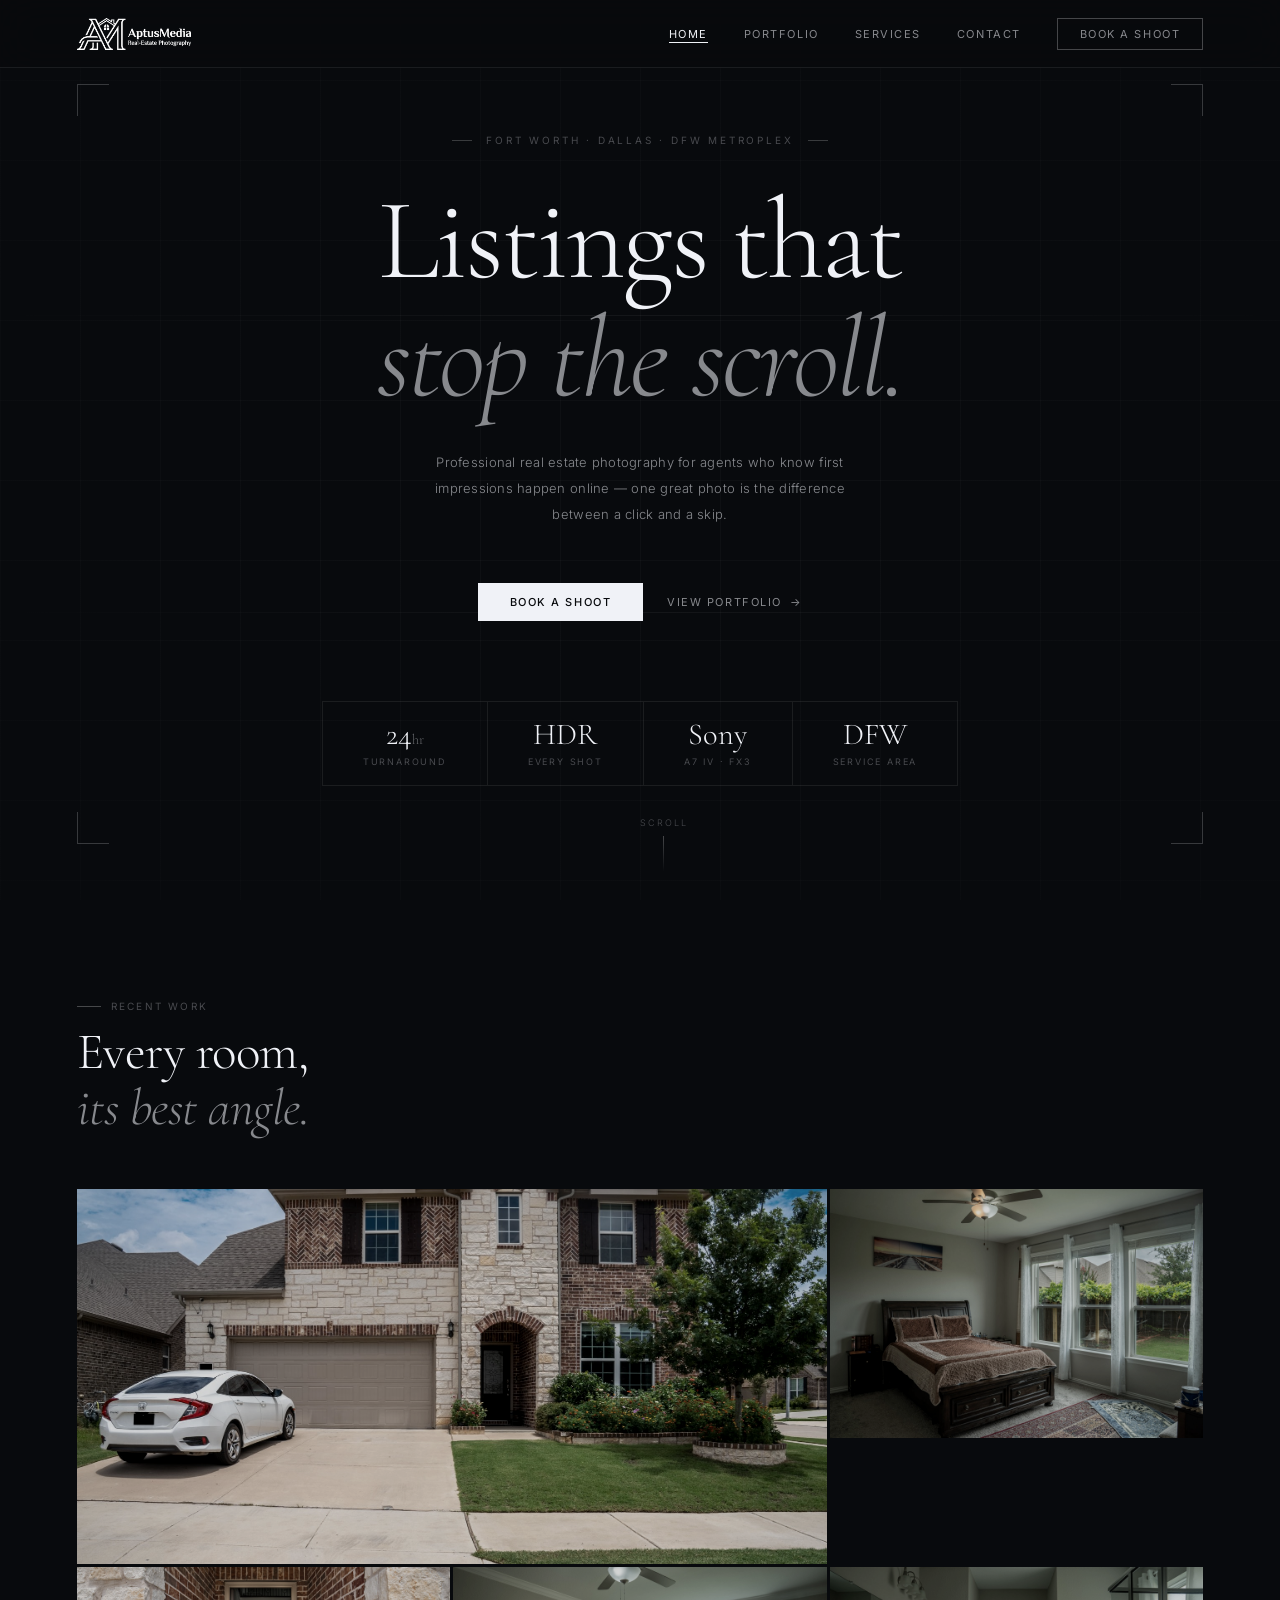
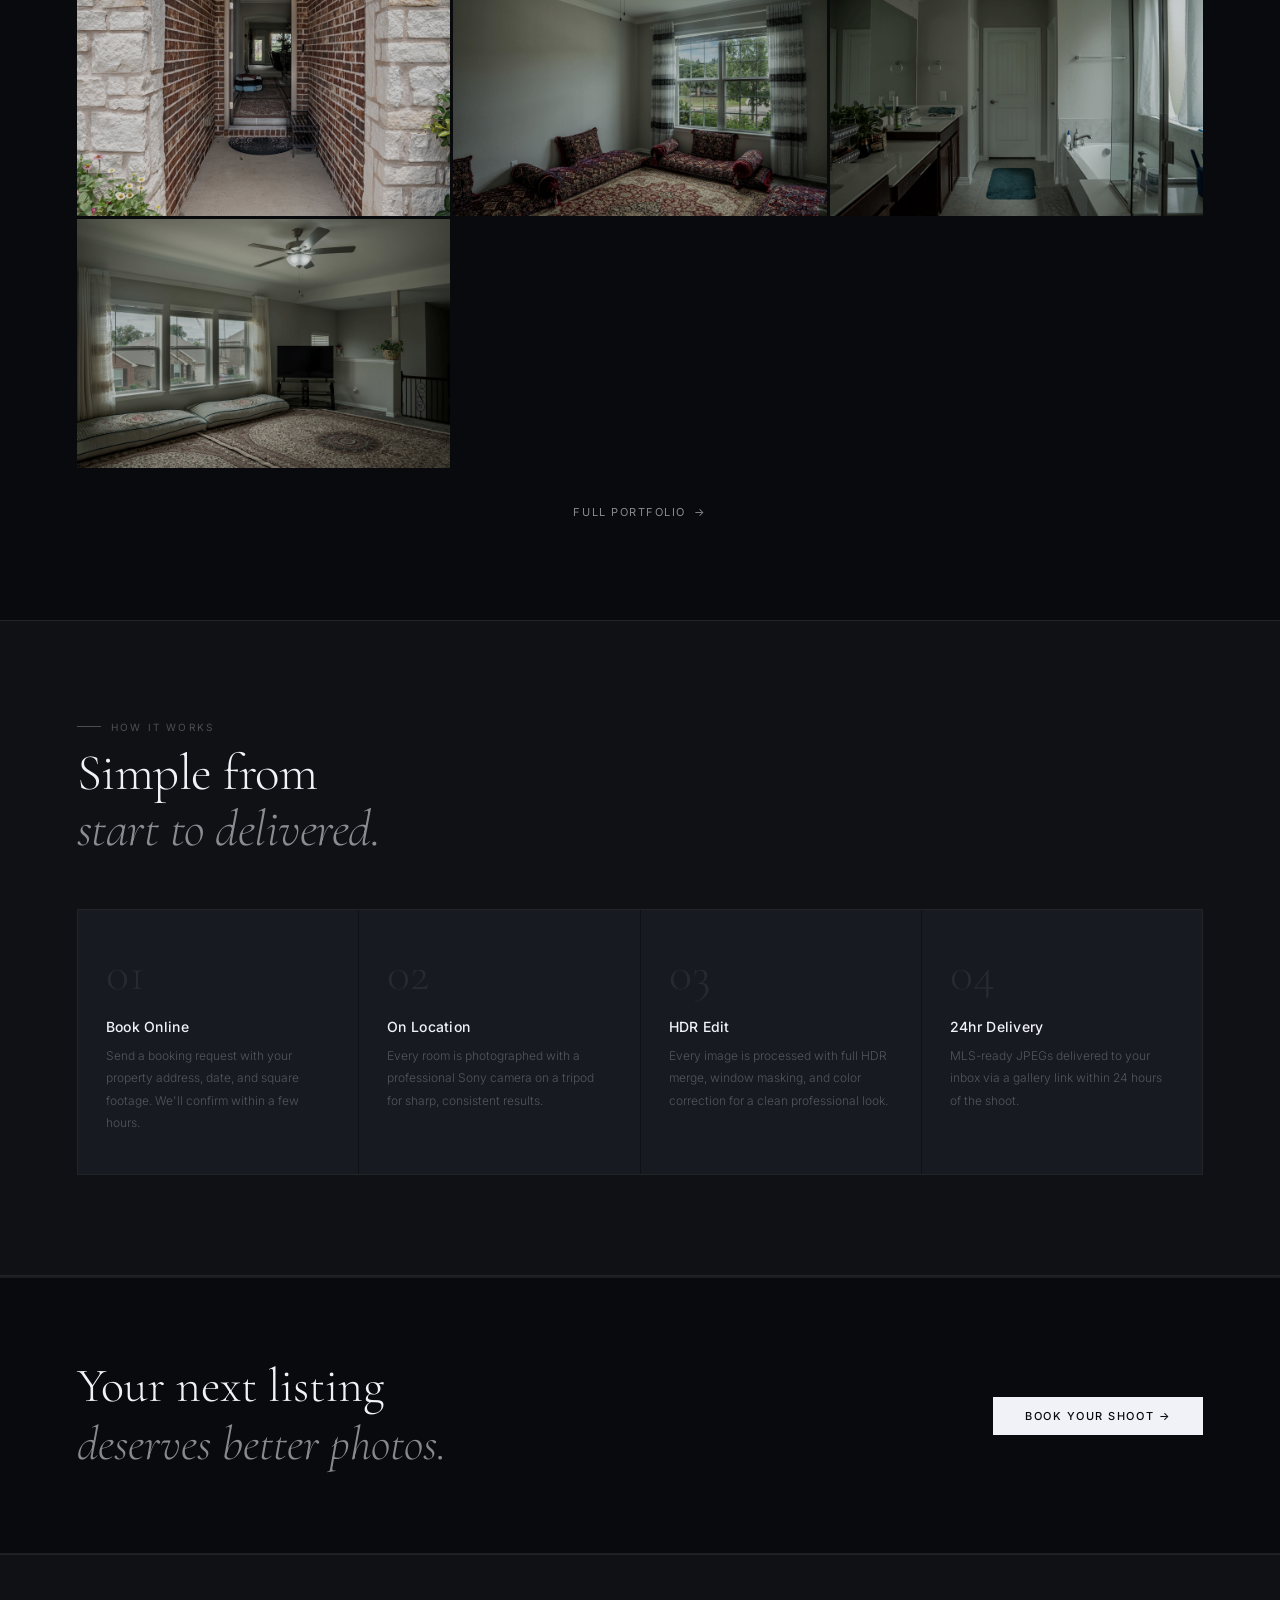
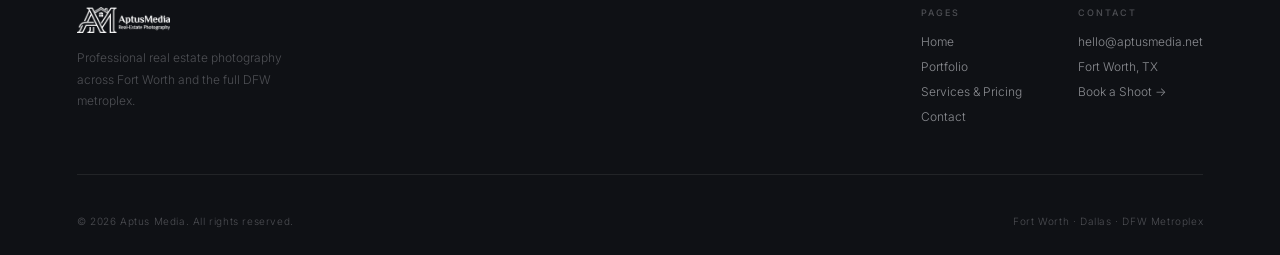
<file: index.html>
<!DOCTYPE html>
<html lang="en">
<head>
<meta charset="UTF-8"/>
<meta name="viewport" content="width=device-width, initial-scale=1.0"/>
<meta name="description" content="Aptus Media — Professional real estate photography in Fort Worth & the DFW area. HDR photos delivered in 24 hours."/>
<title>Aptus Media | Real-Estate Photography · Fort Worth, TX</title>
<link rel="stylesheet" href="css/style.css"/>
<link rel="icon" href="images/logo.png"/>
</head>
<body>
<div id="nav-ph"></div>

<!-- HERO -->
<section class="hero">
  <div class="hero-bg"></div>
  <div class="hero-vignette"></div>
  <div class="h-line" style="top:35%"></div>
  <div class="h-line" style="top:68%"></div>
  <div class="corner c-tl"></div>
  <div class="corner c-tr"></div>
  <div class="corner c-bl"></div>
  <div class="corner c-br"></div>

  <div class="hero-eyebrow">
    <div class="eyebrow-dash"></div>
    Fort Worth · Dallas · DFW Metroplex
    <div class="eyebrow-dash"></div>
  </div>

  <h1 class="hero-headline">Listings that<br/><em>stop the scroll.</em></h1>

  <p class="hero-sub">
    Professional real estate photography for agents who know first impressions happen online — one great photo is the difference between a click and a skip.
  </p>

  <div class="hero-actions">
    <a href="pages/contact.html" class="btn-primary">Book a Shoot</a>
    <a href="#work" class="btn-ghost">View Portfolio <span class="arr">→</span></a>
  </div>

  <div class="hero-stats">
    <div class="stat">
      <div class="stat-num">24<span style="font-size:.9rem;opacity:.4">hr</span></div>
      <div class="stat-label">Turnaround</div>
    </div>
    <div class="stat">
      <div class="stat-num">HDR</div>
      <div class="stat-label">Every Shot</div>
    </div>
    <div class="stat">
      <div class="stat-num">Sony</div>
      <div class="stat-label">A7 IV · FX3</div>
    </div>
    <div class="stat">
      <div class="stat-num">DFW</div>
      <div class="stat-label">Service Area</div>
    </div>
  </div>

  <div class="scroll-hint">
    <span>Scroll</span>
    <div class="scroll-line"></div>
  </div>
</section>

<!-- WORK -->
<section class="section" id="work">
  <div class="section-eye fade-up"><div class="eye-line"></div><span class="eye-label">Recent Work</span></div>
  <h2 class="section-title fade-up delay-1">Every room,<br/><em>its best angle.</em></h2>
  <div class="photo-grid">
    <div class="photo-item wide">
      <img src="images/work-1.jpg" alt="Exterior front elevation"/>
      <div class="photo-overlay"><span class="photo-label">Exterior</span></div>
    </div>
    <div class="photo-item">
      <img src="images/work-2.jpg" alt="Master bedroom"/>
      <div class="photo-overlay"><span class="photo-label">Master Suite</span></div>
    </div>
    <div class="photo-item">
      <img src="images/hero-3.jpg" alt="Front entrance"/>
      <div class="photo-overlay"><span class="photo-label">Entry</span></div>
    </div>
    <div class="photo-item">
      <img src="images/work-3.jpg" alt="Sitting room"/>
      <div class="photo-overlay"><span class="photo-label">Sitting Room</span></div>
    </div>
    <div class="photo-item">
      <img src="images/work-4.jpg" alt="Bathroom"/>
      <div class="photo-overlay"><span class="photo-label">En-Suite Bath</span></div>
    </div>
    <div class="photo-item">
      <img src="images/work-5.jpg" alt="Lounge"/>
      <div class="photo-overlay"><span class="photo-label">Lounge</span></div>
    </div>
  </div>
  <div style="text-align:center;margin-top:32px;">
    <a href="pages/portfolio.html" class="btn-ghost fade-up">Full Portfolio <span class="arr">→</span></a>
  </div>
</section>

<!-- PROCESS -->
<section class="process-wrap">
  <div class="section-eye fade-up"><div class="eye-line"></div><span class="eye-label">How It Works</span></div>
  <h2 class="section-title fade-up delay-1">Simple from<br/><em>start to delivered.</em></h2>
  <div class="process-grid">
    <div class="process-card">
      <div class="process-num">01</div>
      <div class="process-title">Book Online</div>
      <p class="process-desc">Send a booking request with your property address, date, and square footage. We'll confirm within a few hours.</p>
    </div>
    <div class="process-card">
      <div class="process-num">02</div>
      <div class="process-title">On Location</div>
      <p class="process-desc">Every room is photographed with a professional Sony camera on a tripod for sharp, consistent results.</p>
    </div>
    <div class="process-card">
      <div class="process-num">03</div>
      <div class="process-title">HDR Edit</div>
      <p class="process-desc">Every image is processed with full HDR merge, window masking, and color correction for a clean professional look.</p>
    </div>
    <div class="process-card">
      <div class="process-num">04</div>
      <div class="process-title">24hr Delivery</div>
      <p class="process-desc">MLS-ready JPEGs delivered to your inbox via a gallery link within 24 hours of the shoot.</p>
    </div>
  </div>
</section>

<!-- CTA -->
<div class="divider"></div>
<section class="cta-wrap">
  <h2 class="cta-text fade-up">Your next listing<br/><em>deserves better photos.</em></h2>
  <a href="pages/contact.html" class="btn-primary fade-up delay-1">Book Your Shoot →</a>
</section>
<div class="divider"></div>

<div id="footer-ph"></div>
<script src="js/main.js"></script>
<script>renderNav('home','.');renderFooter('.');initAnimations();</script>
</body>
</html>
</file>
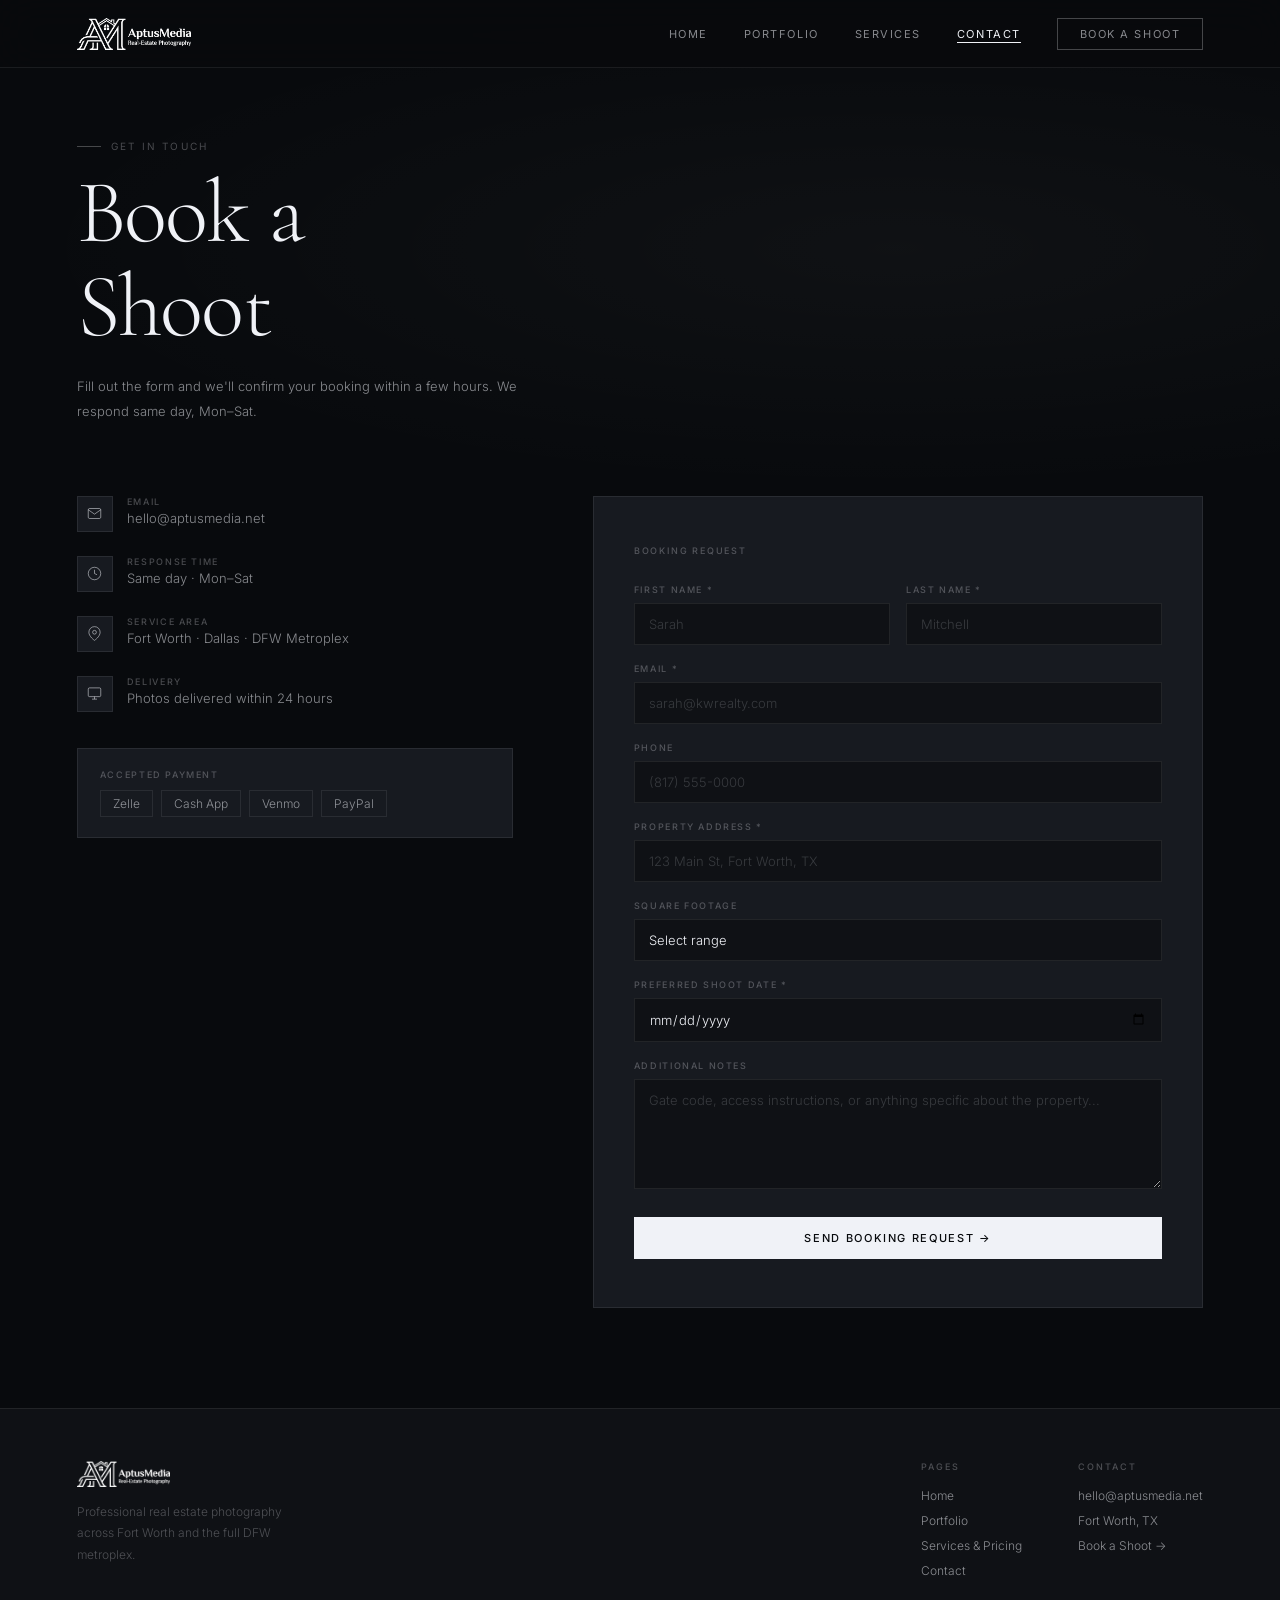
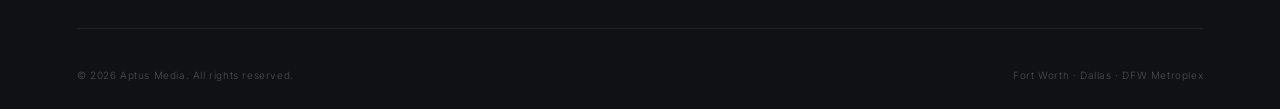
<file: pages/contact.html>
<!DOCTYPE html>
<html lang="en">
<head>
<meta charset="UTF-8"/>
<meta name="viewport" content="width=device-width, initial-scale=1.0"/>
<meta name="description" content="Book a real estate photography shoot with Aptus Media — Fort Worth & DFW."/>
<title>Book a Shoot | Aptus Media</title>
<link rel="stylesheet" href="../css/style.css"/>
<link rel="icon" href="../images/logo.png"/>
</head>
<body>
<div id="nav-ph"></div>

<section class="page-hero">
  <div class="page-hero-bg"></div>
  <div class="page-eyebrow"><div class="page-eyebrow-line"></div><span>Get In Touch</span></div>
  <h1 class="page-title">Book a<br/>Shoot</h1>
  <p class="page-sub">Fill out the form and we'll confirm your booking within a few hours. We respond same day, Mon–Sat.</p>
</section>

<section class="contact-layout">
  <div>
    <div class="contact-detail fade-up">
      <div class="contact-icon">
        <svg viewBox="0 0 24 24" fill="none" stroke="currentColor" stroke-width="1.5"><path d="M4 4h16c1.1 0 2 .9 2 2v12c0 1.1-.9 2-2 2H4c-1.1 0-2-.9-2-2V6c0-1.1.9-2 2-2z"/><polyline points="22,6 12,13 2,6"/></svg>
      </div>
      <div>
        <div class="contact-label">Email</div>
        <div class="contact-value"><a href="mailto:hello@aptusmedia.net" style="color:var(--dim)">hello@aptusmedia.net</a></div>
      </div>
    </div>
    <div class="contact-detail fade-up">
      <div class="contact-icon">
        <svg viewBox="0 0 24 24" fill="none" stroke="currentColor" stroke-width="1.5"><circle cx="12" cy="12" r="10"/><polyline points="12 6 12 12 16 14"/></svg>
      </div>
      <div>
        <div class="contact-label">Response Time</div>
        <div class="contact-value">Same day · Mon–Sat</div>
      </div>
    </div>
    <div class="contact-detail fade-up">
      <div class="contact-icon">
        <svg viewBox="0 0 24 24" fill="none" stroke="currentColor" stroke-width="1.5"><path d="M21 10c0 7-9 13-9 13s-9-6-9-13a9 9 0 0 1 18 0z"/><circle cx="12" cy="10" r="3"/></svg>
      </div>
      <div>
        <div class="contact-label">Service Area</div>
        <div class="contact-value">Fort Worth · Dallas · DFW Metroplex</div>
      </div>
    </div>
    <div class="contact-detail fade-up">
      <div class="contact-icon">
        <svg viewBox="0 0 24 24" fill="none" stroke="currentColor" stroke-width="1.5"><rect x="2" y="3" width="20" height="14" rx="2"/><path d="M8 21h8M12 17v4"/></svg>
      </div>
      <div>
        <div class="contact-label">Delivery</div>
        <div class="contact-value">Photos delivered within 24 hours</div>
      </div>
    </div>

    <div style="margin-top:36px;padding:20px 22px;background:var(--dark2);border:1px solid var(--border);">
      <div style="font-size:9px;font-weight:500;letter-spacing:.18em;text-transform:uppercase;color:var(--muted);margin-bottom:10px;">Accepted Payment</div>
      <div style="display:flex;gap:8px;flex-wrap:wrap;">
        <span style="font-size:12px;padding:5px 12px;border:1px solid var(--border);color:var(--dim);">Zelle</span>
        <span style="font-size:12px;padding:5px 12px;border:1px solid var(--border);color:var(--dim);">Cash App</span>
        <span style="font-size:12px;padding:5px 12px;border:1px solid var(--border);color:var(--dim);">Venmo</span>
        <span style="font-size:12px;padding:5px 12px;border:1px solid var(--border);color:var(--dim);">PayPal</span>
      </div>
    </div>
  </div>

  <div class="contact-form fade-up delay-1" id="form-wrap">
    <div style="font-size:9px;font-weight:500;letter-spacing:.2em;text-transform:uppercase;color:var(--muted);margin-bottom:28px;">Booking Request</div>
    <form id="bform" onsubmit="submitForm(event)">
      <div class="form-row">
        <div class="form-group">
          <label class="form-label" for="fn">First Name *</label>
          <input class="form-input" id="fn" type="text" placeholder="Sarah" required/>
        </div>
        <div class="form-group">
          <label class="form-label" for="ln">Last Name *</label>
          <input class="form-input" id="ln" type="text" placeholder="Mitchell" required/>
        </div>
      </div>
      <div class="form-group">
        <label class="form-label" for="em">Email *</label>
        <input class="form-input" id="em" type="email" placeholder="sarah@kwrealty.com" required/>
      </div>
      <div class="form-group">
        <label class="form-label" for="ph">Phone</label>
        <input class="form-input" id="ph" type="tel" placeholder="(817) 555-0000"/>
      </div>
      <div class="form-group">
        <label class="form-label" for="addr">Property Address *</label>
        <input class="form-input" id="addr" type="text" placeholder="123 Main St, Fort Worth, TX" required/>
      </div>
      <div class="form-group">
        <label class="form-label" for="sqft">Square Footage</label>
        <select class="form-select" id="sqft">
          <option value="">Select range</option>
          <option>Under 1,000 sq ft</option>
          <option>1,000–2,000 sq ft</option>
          <option>2,000–3,500 sq ft</option>
          <option>3,500–5,000 sq ft</option>
          <option>5,000+ sq ft</option>
        </select>
      </div>
      <div class="form-group">
        <label class="form-label" for="dt">Preferred Shoot Date *</label>
        <input class="form-input" id="dt" type="date" required/>
      </div>
      <div class="form-group">
        <label class="form-label" for="notes">Additional Notes</label>
        <textarea class="form-textarea" id="notes" placeholder="Gate code, access instructions, or anything specific about the property..."></textarea>
      </div>
      <button type="submit" class="form-submit">Send Booking Request →</button>
    </form>
    <div class="form-success" id="fsuccess">
      <div style="width:52px;height:52px;border-radius:50%;background:rgba(255,255,255,.07);border:1px solid rgba(255,255,255,.15);display:flex;align-items:center;justify-content:center;margin:0 auto 20px;">
        <svg width="22" height="22" viewBox="0 0 24 24" fill="none" stroke="var(--white)" stroke-width="2" stroke-linecap="round"><polyline points="20 6 9 17 4 12"/></svg>
      </div>
      <h3 style="font-family:'Cormorant Garamond',serif;font-size:1.6rem;font-weight:300;margin-bottom:12px;">Request Received</h3>
      <p style="font-size:12px;color:var(--muted);line-height:1.8;">We'll confirm your booking within a few hours. Check your email for a summary.</p>
    </div>
  </div>
</section>

<div id="footer-ph"></div>
<script src="../js/main.js"></script>
<script>
renderNav('contact');renderFooter('..');initAnimations();
const di=document.getElementById('dt');if(di)di.min=new Date().toISOString().split('T')[0];
function submitForm(e){
  e.preventDefault();
  document.getElementById('bform').style.display='none';
  document.getElementById('fsuccess').classList.add('show');
}
</script>
</body>
</html>
</file>
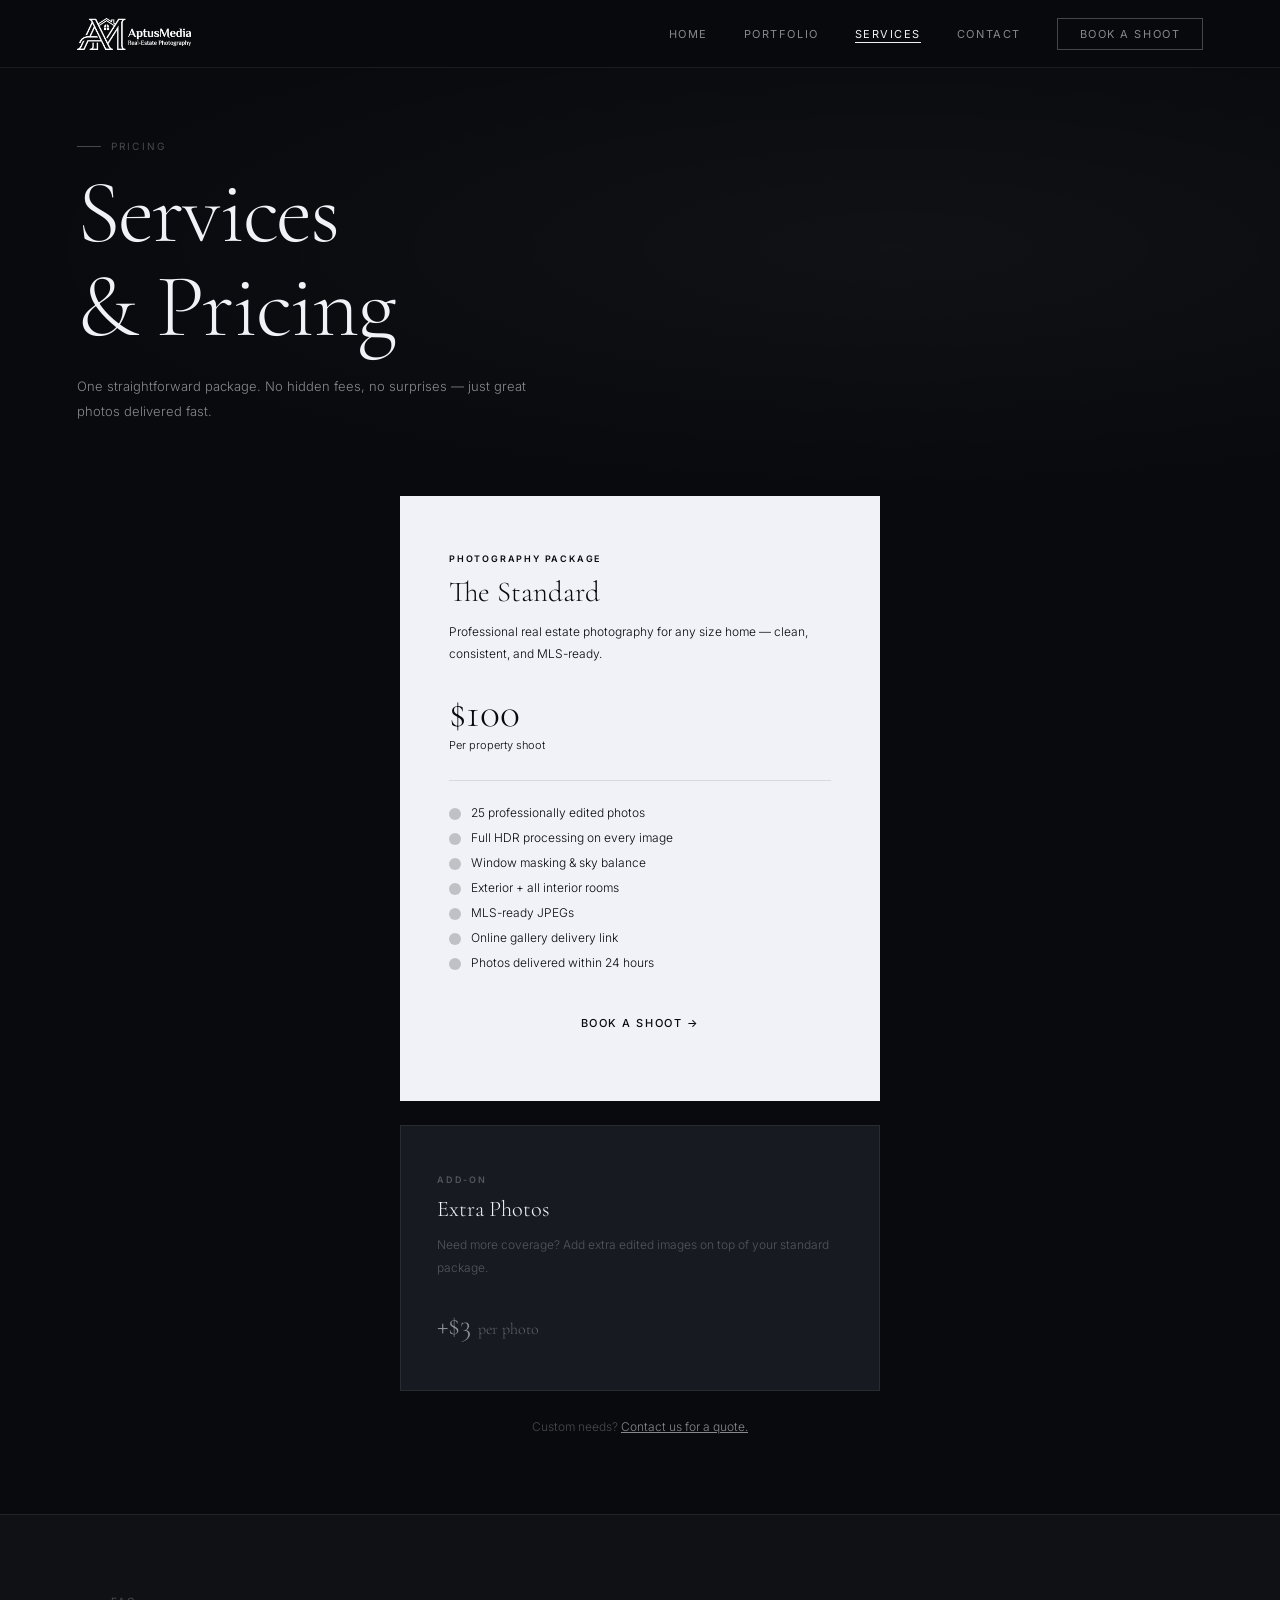
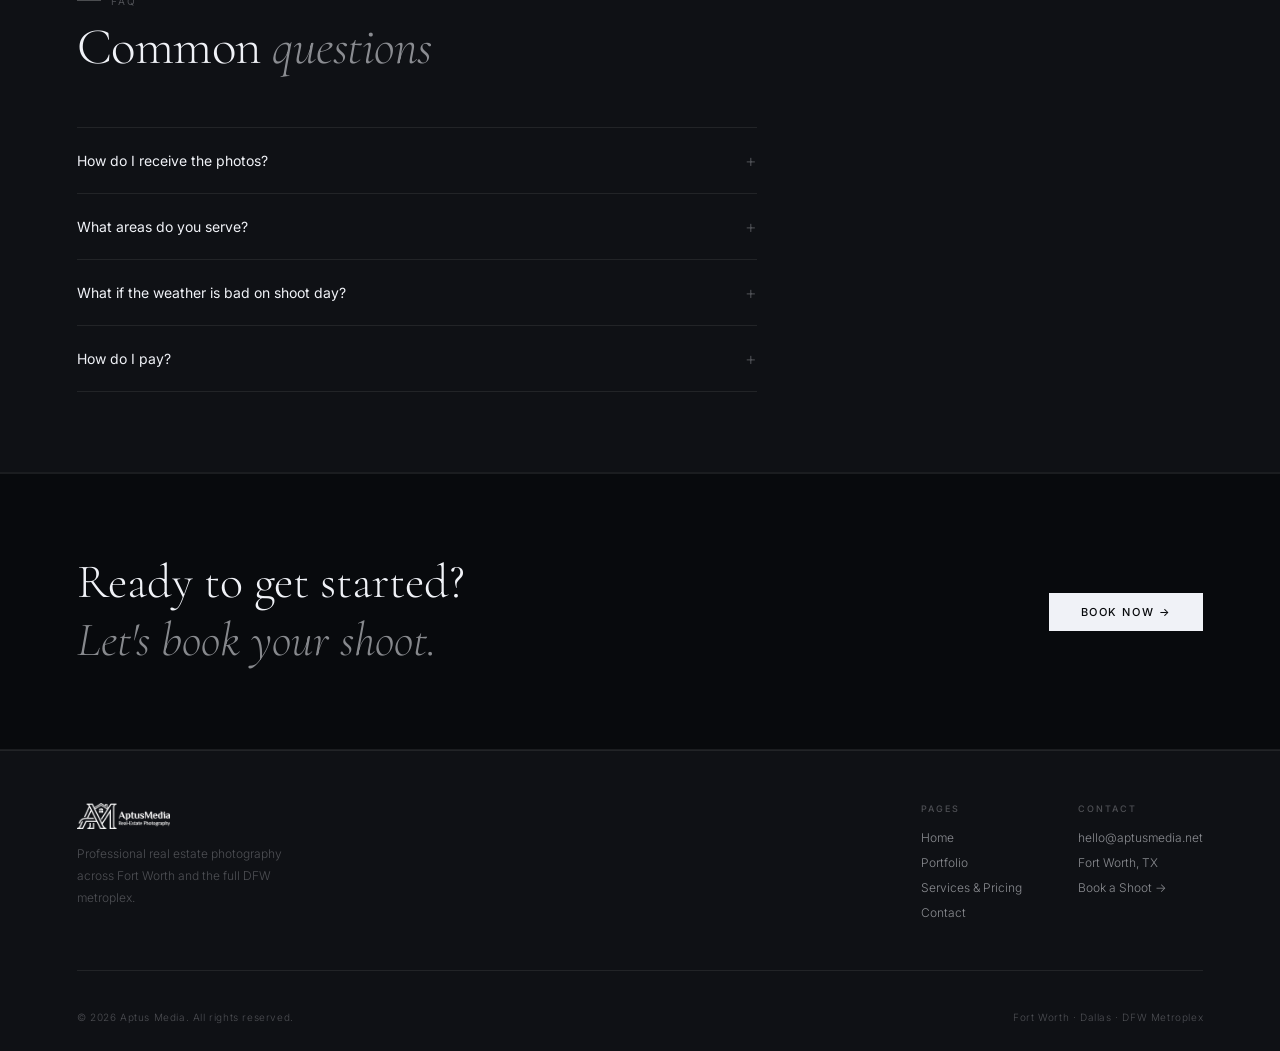
<file: pages/services.html>
<!DOCTYPE html>
<html lang="en">
<head>
<meta charset="UTF-8"/>
<meta name="viewport" content="width=device-width, initial-scale=1.0"/>
<meta name="description" content="Aptus Media pricing — Real estate photography for Fort Worth & DFW agents."/>
<title>Services & Pricing | Aptus Media</title>
<link rel="stylesheet" href="../css/style.css"/>
<link rel="icon" href="../images/logo.png"/>
</head>
<body>
<div id="nav-ph"></div>

<section class="page-hero">
  <div class="page-hero-bg"></div>
  <div class="page-eyebrow"><div class="page-eyebrow-line"></div><span>Pricing</span></div>
  <h1 class="page-title">Services<br/>&amp; Pricing</h1>
  <p class="page-sub">One straightforward package. No hidden fees, no surprises — just great photos delivered fast.</p>
</section>

<section style="padding:0 6vw 80px;">
  <div style="max-width:480px;margin:0 auto;">
    <div class="service-card featured fade-up" style="padding:56px 48px;">
      <div class="service-badge">Photography Package</div>
      <div class="service-name">The Standard</div>
      <p class="service-desc">Professional real estate photography for any size home — clean, consistent, and MLS-ready.</p>
      <div class="service-price">$100</div>
      <div class="service-price-note">Per property shoot</div>
      <ul class="service-includes">
        <li>25 professionally edited photos</li>
        <li>Full HDR processing on every image</li>
        <li>Window masking & sky balance</li>
        <li>Exterior + all interior rooms</li>
        <li>MLS-ready JPEGs</li>
        <li>Online gallery delivery link</li>
        <li>Photos delivered within 24 hours</li>
      </ul>
      <div style="margin-top:32px;">
        <a href="contact.html" class="btn-primary" style="display:block;text-align:center;padding:14px;">Book a Shoot →</a>
      </div>
    </div>
  </div>

  <div style="max-width:480px;margin:24px auto 0;">
    <div class="service-card fade-up">
      <div class="service-badge">Add-On</div>
      <div class="service-name" style="font-size:1.4rem;">Extra Photos</div>
      <p class="service-desc">Need more coverage? Add extra edited images on top of your standard package.</p>
      <div style="font-family:'Cormorant Garamond',serif;font-size:1.8rem;font-weight:300;color:var(--dim);">+$3 <span style="font-size:1rem;opacity:.6">per photo</span></div>
    </div>
  </div>

  <p style="text-align:center;font-size:12px;color:var(--muted);padding:28px 0 0;">
    Custom needs? <a href="contact.html" style="color:var(--dim);text-decoration:underline;">Contact us for a quote.</a>
  </p>
</section>

<!-- FAQ -->
<section style="padding:80px 6vw;background:var(--dark);border-top:1px solid var(--border);">
  <div class="section-eye fade-up"><div class="eye-line"></div><span class="eye-label">FAQ</span></div>
  <h2 class="section-title fade-up delay-1">Common <em>questions</em></h2>
  <div style="max-width:680px;">
    <div class="faq-item">
      <div class="faq-q" onclick="faq(this)"><span class="faq-q-text">How do I receive the photos?</span><span class="faq-icon">+</span></div>
      <div class="faq-a">Via an online gallery link. You can download individual images or the full set as a ZIP. Files come MLS-ready at high resolution.</div>
    </div>
    <div class="faq-item">
      <div class="faq-q" onclick="faq(this)"><span class="faq-q-text">What areas do you serve?</span><span class="faq-icon">+</span></div>
      <div class="faq-a">Fort Worth, Dallas, and the full DFW metroplex — including Arlington, Keller, Southlake, Mansfield, Grapevine, and surrounding cities.</div>
    </div>
    <div class="faq-item">
      <div class="faq-q" onclick="faq(this)"><span class="faq-q-text">What if the weather is bad on shoot day?</span><span class="faq-icon">+</span></div>
      <div class="faq-a">We monitor the weather before every shoot. For bad conditions, we'll reschedule at no charge.</div>
    </div>
    <div class="faq-item">
      <div class="faq-q" onclick="faq(this)"><span class="faq-q-text">How do I pay?</span><span class="faq-icon">+</span></div>
      <div class="faq-a">We accept Zelle, Cash App, Venmo, or PayPal. Payment is due once the photos are sent.</div>
    </div>
  </div>
</section>

<div class="divider"></div>
<section class="cta-wrap">
  <h2 class="cta-text fade-up">Ready to get started?<br/><em>Let's book your shoot.</em></h2>
  <a href="contact.html" class="btn-primary fade-up delay-1">Book Now →</a>
</section>
<div class="divider"></div>

<div id="footer-ph"></div>
<script src="../js/main.js"></script>
<script>
renderNav('services');renderFooter('..');initAnimations();
function faq(el){const a=el.nextElementSibling,i=el.querySelector('.faq-icon');const o=a.style.display==='block';a.style.display=o?'none':'block';i.style.transform=o?'rotate(0)':'rotate(45deg)';}
</script>
</body>
</html>
</file>
<file: css/style.css>
@import url('https://fonts.googleapis.com/css2?family=Cormorant+Garamond:ital,wght@0,300;0,400;1,300;1,400&family=Inter:wght@300;400;500&display=swap');

*,*::before,*::after{box-sizing:border-box;margin:0;padding:0}
:root{
  --black:#080a0d;
  --dark:#0f1115;
  --dark2:#171a20;
  --border:rgba(255,255,255,0.08);
  --white:#f0f2f7;
  --dim:rgba(240,242,247,0.55);
  --muted:rgba(240,242,247,0.28);
  --font-display:'Cormorant Garamond',Georgia,serif;
  --font-body:'Inter',system-ui,sans-serif;
}
html{scroll-behavior:smooth}
body{background:var(--black);color:var(--white);font-family:var(--font-body);font-weight:300;-webkit-font-smoothing:antialiased;overflow-x:hidden}
img{display:block;max-width:100%}
a{color:inherit;text-decoration:none}
ul{list-style:none}
::selection{background:var(--white);color:var(--black)}
::-webkit-scrollbar{width:2px}
::-webkit-scrollbar-thumb{background:rgba(255,255,255,0.15)}

/* NAV */
.nav{
  position:fixed;top:0;left:0;right:0;z-index:1000;
  height:68px;padding:0 6vw;
  display:flex;align-items:center;justify-content:space-between;
  background:rgba(8,10,13,0.88);
  backdrop-filter:blur(20px);-webkit-backdrop-filter:blur(20px);
  border-bottom:1px solid var(--border);
  transition:height .3s;
}
.nav.scrolled{height:58px}
.nav-logo{display:flex;align-items:center}
.nav-logo img{height:32px;width:auto;filter:invert(1) brightness(2)}
.nav-links{display:flex;align-items:center;gap:36px}
.nav-links a{font-size:11px;font-weight:400;letter-spacing:0.14em;text-transform:uppercase;color:var(--dim);transition:color .2s;position:relative}
.nav-links a::after{content:'';position:absolute;bottom:-2px;left:0;width:0;height:1px;background:var(--white);transition:width .3s}
.nav-links a:hover,.nav-links a.active{color:var(--white)}
.nav-links a:hover::after,.nav-links a.active::after{width:100%}
.nav-cta{padding:8px 22px;border:1px solid rgba(255,255,255,0.25);font-size:11px;font-weight:400;letter-spacing:0.14em;text-transform:uppercase;color:var(--white);transition:all .25s}
.nav-cta:hover{background:var(--white);color:var(--black);border-color:var(--white)}
.nav-cta::after{display:none!important}
.nav-hamburger{display:none;flex-direction:column;gap:5px;cursor:pointer;padding:4px}
.nav-hamburger span{display:block;width:22px;height:1px;background:var(--white);transition:all .3s}

/* HERO */
.hero{
  min-height:100vh;display:flex;flex-direction:column;
  align-items:center;justify-content:center;
  position:relative;overflow:hidden;
  padding:120px 6vw 100px;text-align:center;
}
.hero-bg{
  position:absolute;inset:0;pointer-events:none;
  background-image:
    linear-gradient(rgba(255,255,255,0.022) 1px,transparent 1px),
    linear-gradient(90deg,rgba(255,255,255,0.022) 1px,transparent 1px);
  background-size:80px 80px;
}
.hero-vignette{position:absolute;inset:0;pointer-events:none;background:radial-gradient(ellipse at center,transparent 25%,rgba(8,10,13,.75) 100%)}
.h-line{position:absolute;left:0;right:0;height:1px;background:linear-gradient(90deg,transparent,rgba(255,255,255,0.05),transparent);pointer-events:none}
.corner{position:absolute;width:32px;height:32px;pointer-events:none;opacity:.2}
.c-tl{top:84px;left:6vw;border-top:1px solid var(--white);border-left:1px solid var(--white)}
.c-tr{top:84px;right:6vw;border-top:1px solid var(--white);border-right:1px solid var(--white)}
.c-bl{bottom:56px;left:6vw;border-bottom:1px solid var(--white);border-left:1px solid var(--white)}
.c-br{bottom:56px;right:6vw;border-bottom:1px solid var(--white);border-right:1px solid var(--white)}
.hero-eyebrow{display:inline-flex;align-items:center;gap:14px;font-size:10px;font-weight:400;letter-spacing:0.28em;text-transform:uppercase;color:var(--muted);margin-bottom:36px;animation:fadeUp .9s ease both}
.eyebrow-dash{width:20px;height:1px;background:rgba(255,255,255,.2)}
.hero-headline{font-family:var(--font-display);font-size:clamp(4rem,9vw,8.5rem);font-weight:300;line-height:1.02;letter-spacing:-0.025em;margin-bottom:32px;animation:fadeUp .9s .12s ease both}
.hero-headline em{font-style:italic;color:var(--dim)}
.hero-sub{font-size:13px;font-weight:300;color:var(--dim);max-width:420px;line-height:2;letter-spacing:.02em;margin-bottom:56px;animation:fadeUp .9s .24s ease both}
.hero-actions{display:flex;align-items:center;gap:24px;flex-wrap:wrap;justify-content:center;animation:fadeUp .9s .36s ease both}
.btn-primary{padding:12px 32px;background:var(--white);color:var(--black);font-family:var(--font-body);font-size:11px;font-weight:500;letter-spacing:.14em;text-transform:uppercase;transition:all .25s;display:inline-block}
.btn-primary:hover{background:transparent;color:var(--white);outline:1px solid var(--white)}
.btn-ghost{font-size:11px;font-weight:400;letter-spacing:.14em;text-transform:uppercase;color:var(--dim);transition:color .2s;display:inline-flex;align-items:center;gap:8px}
.btn-ghost:hover{color:var(--white)}
.btn-ghost .arr{transition:transform .2s}
.btn-ghost:hover .arr{transform:translateX(4px)}
.hero-stats{display:flex;margin-top:80px;border:1px solid var(--border);animation:fadeUp .9s .5s ease both}
.stat{padding:18px 40px;border-right:1px solid var(--border);text-align:center}
.stat:last-child{border-right:none}
.stat-num{font-family:var(--font-display);font-size:1.9rem;font-weight:300;line-height:1;margin-bottom:5px}
.stat-label{font-size:9px;font-weight:400;letter-spacing:.2em;text-transform:uppercase;color:var(--muted)}
.scroll-hint{position:absolute;bottom:28px;left:50%;transform:translateX(-50%);display:flex;flex-direction:column;align-items:center;gap:8px;animation:fadeUp .9s .7s ease both}
.scroll-hint span{font-size:9px;letter-spacing:.22em;text-transform:uppercase;color:var(--muted)}
.scroll-line{width:1px;height:36px;background:linear-gradient(rgba(255,255,255,.25),transparent);animation:scrollPulse 2s ease-in-out infinite}
@keyframes scrollPulse{0%{opacity:0;transform:scaleY(0);transform-origin:top}60%{opacity:1}100%{opacity:0;transform:scaleY(1);transform-origin:top}}
@keyframes fadeUp{from{opacity:0;transform:translateY(18px)}to{opacity:1;transform:translateY(0)}}

/* PAGE HERO (inner pages) */
.page-hero{padding:140px 6vw 72px;position:relative}
.page-hero-bg{position:absolute;inset:0;background:radial-gradient(ellipse at 70% 50%,rgba(255,255,255,.03) 0%,transparent 70%);pointer-events:none}
.page-eyebrow{display:flex;align-items:center;gap:10px;margin-bottom:14px}
.page-eyebrow-line{width:24px;height:1px;background:rgba(255,255,255,.25)}
.page-eyebrow span{font-size:10px;font-weight:400;letter-spacing:.22em;text-transform:uppercase;color:var(--muted)}
.page-title{font-family:var(--font-display);font-size:clamp(3rem,7vw,6rem);font-weight:300;line-height:1.05;letter-spacing:-.02em;margin-bottom:20px}
.page-sub{font-size:13px;color:var(--dim);max-width:460px;line-height:1.9}

/* SECTIONS */
.section{padding:100px 6vw}
.section-eye{display:flex;align-items:center;gap:10px;margin-bottom:12px}
.eye-line{width:24px;height:1px;background:rgba(255,255,255,.25)}
.eye-label{font-size:10px;font-weight:400;letter-spacing:.22em;text-transform:uppercase;color:var(--muted)}
.section-title{font-family:var(--font-display);font-size:clamp(2.2rem,4vw,3.6rem);font-weight:300;line-height:1.1;margin-bottom:52px;letter-spacing:-.01em}
.section-title em{font-style:italic;color:var(--dim)}

/* PHOTO GRID */
.photo-grid{display:grid;grid-template-columns:repeat(3,1fr);gap:3px}
.photo-item{position:relative;overflow:hidden;aspect-ratio:3/2;opacity:0;transform:translateY(28px);transition:opacity .75s ease,transform .75s ease}
.photo-item.visible{opacity:1;transform:translateY(0)}
.photo-item:nth-child(1){transition-delay:0s}.photo-item:nth-child(2){transition-delay:.08s}.photo-item:nth-child(3){transition-delay:.16s}
.photo-item:nth-child(4){transition-delay:.04s}.photo-item:nth-child(5){transition-delay:.12s}.photo-item:nth-child(6){transition-delay:.2s}
.photo-item:nth-child(7){transition-delay:.08s}.photo-item:nth-child(8){transition-delay:.16s}.photo-item:nth-child(9){transition-delay:.24s}
.photo-item:nth-child(10){transition-delay:.04s}.photo-item:nth-child(11){transition-delay:.12s}.photo-item:nth-child(12){transition-delay:.2s}
.photo-item.wide{grid-column:span 2;aspect-ratio:16/8}
.photo-item img{width:100%;height:100%;object-fit:cover;transition:transform .7s ease,filter .4s;filter:brightness(.82) saturate(.65) contrast(1.05)}
.photo-item:hover img{transform:scale(1.04);filter:brightness(.55) saturate(.5)}
.photo-overlay{position:absolute;inset:0;background:linear-gradient(to top,rgba(8,10,13,.9) 0%,transparent 55%);opacity:0;transition:opacity .35s;display:flex;align-items:flex-end;padding:18px 22px}
.photo-item:hover .photo-overlay{opacity:1}
.photo-label{font-size:10px;font-weight:400;letter-spacing:.16em;text-transform:uppercase;color:rgba(240,242,247,.6)}

/* PORTFOLIO PAGE FILTER */
.filter-bar{padding:0 6vw 52px;display:flex;gap:4px;flex-wrap:wrap}
.filter-btn{padding:8px 18px;font-size:10px;font-weight:500;letter-spacing:.14em;text-transform:uppercase;border:1px solid var(--border);background:none;color:var(--muted);cursor:pointer;transition:all .2s;font-family:var(--font-body)}
.filter-btn:hover,.filter-btn.active{border-color:rgba(255,255,255,.3);color:var(--white);background:rgba(255,255,255,.05)}
.portfolio-grid{padding:0 6vw 100px;columns:3;column-gap:3px}
.portfolio-item{break-inside:avoid;margin-bottom:3px;position:relative;overflow:hidden;cursor:pointer;opacity:0;transform:translateY(20px);transition:opacity .7s ease,transform .7s ease}
.portfolio-item.visible{opacity:1;transform:translateY(0)}
.portfolio-item img{width:100%;height:auto;display:block;transition:transform .7s ease,filter .4s;filter:brightness(.83) saturate(.65)}
.portfolio-item:hover img{transform:scale(1.04);filter:brightness(.6) saturate(.5)}
.portfolio-item-overlay{position:absolute;inset:0;display:flex;align-items:center;justify-content:center;opacity:0;transition:opacity .3s}
.portfolio-item:hover .portfolio-item-overlay{opacity:1}
.lightbox{position:fixed;inset:0;background:rgba(8,10,13,.97);z-index:2000;display:none;align-items:center;justify-content:center;padding:40px}
.lightbox.open{display:flex}
.lightbox img{max-width:90vw;max-height:85vh;object-fit:contain}
.lightbox-close{position:absolute;top:20px;right:28px;font-size:28px;cursor:pointer;color:var(--dim);background:none;border:none;transition:color .2s;line-height:1}
.lightbox-close:hover{color:var(--white)}

/* PROCESS */
.process-wrap{padding:100px 6vw;background:var(--dark);border-top:1px solid var(--border);border-bottom:1px solid var(--border)}
.process-grid{display:grid;grid-template-columns:repeat(4,1fr);gap:1px;margin-top:52px;border:1px solid var(--border)}
.process-card{padding:40px 28px;background:var(--dark2);position:relative;overflow:hidden;opacity:0;transform:translateY(18px);transition:opacity .6s ease,transform .6s ease,background .3s}
.process-card.visible{opacity:1;transform:translateY(0)}
.process-card:nth-child(2){transition-delay:.1s}.process-card:nth-child(3){transition-delay:.2s}.process-card:nth-child(4){transition-delay:.3s}
.process-card:hover{background:rgba(255,255,255,.03)}
.process-card::before{content:'';position:absolute;top:0;left:0;right:0;height:1px;background:var(--white);transform:scaleX(0);transform-origin:left;transition:transform .4s;opacity:.25}
.process-card:hover::before{transform:scaleX(1)}
.process-num{font-family:var(--font-display);font-size:3rem;font-weight:300;color:rgba(255,255,255,.07);line-height:1;margin-bottom:20px}
.process-title{font-size:14px;font-weight:500;margin-bottom:10px;letter-spacing:.02em}
.process-desc{font-size:12px;color:var(--muted);line-height:1.85}

/* SERVICES */
.services-grid{padding:0 6vw 20px;display:grid;grid-template-columns:repeat(3,1fr);gap:2px}
.service-card{padding:48px 36px;background:var(--dark2);border:1px solid var(--border);position:relative;overflow:hidden;transition:background .3s}
.service-card:hover{background:rgba(255,255,255,.03)}
.service-card.featured{background:var(--white);border-color:var(--white)}
.service-card.featured *{color:var(--black)!important}
.service-card.featured:hover{background:#e0e3ea}
.service-badge{font-size:9px;font-weight:600;letter-spacing:.2em;text-transform:uppercase;color:var(--muted);margin-bottom:10px}
.service-name{font-family:var(--font-display);font-size:1.8rem;font-weight:300;margin-bottom:12px}
.service-desc{font-size:12px;color:var(--muted);line-height:1.85;margin-bottom:28px}
.service-price{font-family:var(--font-display);font-size:2.6rem;font-weight:300;line-height:1;margin-bottom:4px}
.service-price-note{font-size:11px;color:var(--muted);margin-bottom:28px}
.service-includes{border-top:1px solid var(--border);padding-top:24px}
.service-card.featured .service-includes{border-color:rgba(0,0,0,.1)}
.service-includes li{display:flex;align-items:flex-start;gap:10px;font-size:12px;color:var(--dim);margin-bottom:10px}
.service-includes li::before{content:'';width:12px;height:12px;border-radius:50%;background:var(--muted);flex-shrink:0;margin-top:3px}
.service-card.featured .service-includes li::before{background:rgba(0,0,0,.2)}

/* ADD-ONS */
.addons{padding:80px 6vw;background:var(--dark);border-top:1px solid var(--border)}
.addons-grid{display:grid;grid-template-columns:repeat(4,1fr);gap:2px;margin-top:48px}
.addon-item{padding:28px 24px;background:var(--dark2);border:1px solid var(--border);transition:border-color .2s}
.addon-item:hover{border-color:rgba(255,255,255,.2)}
.addon-name{font-size:14px;font-weight:500;margin-bottom:6px}
.addon-desc{font-size:12px;color:var(--muted);line-height:1.7;margin-bottom:14px}
.addon-price{font-family:var(--font-display);font-size:1.5rem;font-weight:300;color:var(--dim)}

/* FAQ */
.faq-item{border-top:1px solid var(--border);padding:22px 0}
.faq-item:last-child{border-bottom:1px solid var(--border)}
.faq-q{display:flex;justify-content:space-between;align-items:center;cursor:pointer}
.faq-q-text{font-size:14px;font-weight:400}
.faq-icon{font-size:18px;color:var(--muted);transition:transform .2s}
.faq-a{display:none;padding-top:14px;font-size:13px;color:var(--muted);line-height:1.85}

/* CONTACT */
.contact-layout{padding:0 6vw 100px;display:grid;grid-template-columns:1fr 1.4fr;gap:80px}
.contact-detail{display:flex;align-items:flex-start;gap:14px;margin-bottom:24px}
.contact-icon{width:36px;height:36px;background:var(--dark2);border:1px solid var(--border);display:flex;align-items:center;justify-content:center;flex-shrink:0}
.contact-icon svg{width:15px;height:15px;color:var(--dim)}
.contact-label{font-size:9px;font-weight:500;letter-spacing:.18em;text-transform:uppercase;color:var(--muted);margin-bottom:3px}
.contact-value{font-size:13px;color:var(--dim)}
.contact-form{background:var(--dark2);border:1px solid var(--border);padding:48px 40px}
.form-row{display:grid;grid-template-columns:1fr 1fr;gap:16px}
.form-group{margin-bottom:18px}
.form-label{display:block;font-size:9px;font-weight:500;letter-spacing:.18em;text-transform:uppercase;color:var(--muted);margin-bottom:8px}
.form-input,.form-select,.form-textarea{width:100%;background:var(--dark);border:1px solid var(--border);color:var(--white);font-family:var(--font-body);font-size:13px;font-weight:300;padding:12px 14px;outline:none;transition:border-color .2s;-webkit-appearance:none;appearance:none}
.form-input:focus,.form-select:focus,.form-textarea:focus{border-color:rgba(255,255,255,.25)}
.form-input::placeholder,.form-textarea::placeholder{color:rgba(240,242,247,.18)}
.form-select option{background:var(--dark2)}
.form-textarea{resize:vertical;min-height:110px}
.form-submit{width:100%;padding:14px;background:var(--white);color:var(--black);font-family:var(--font-body);font-size:11px;font-weight:500;letter-spacing:.15em;text-transform:uppercase;border:none;cursor:pointer;transition:all .25s;margin-top:6px}
.form-submit:hover{background:transparent;color:var(--white);outline:1px solid var(--white)}
.form-success{display:none;text-align:center;padding:48px 24px}
.form-success.show{display:block}

/* CTA */
.cta-wrap{padding:80px 6vw;border-top:1px solid var(--border);display:flex;align-items:center;justify-content:space-between;gap:40px;flex-wrap:wrap}
.cta-text{font-family:var(--font-display);font-size:clamp(2rem,4vw,3rem);font-weight:300;line-height:1.2}
.cta-text em{font-style:italic;color:var(--dim)}

/* FOOTER */
footer{padding:52px 6vw 28px;background:var(--dark);border-top:1px solid var(--border)}
.footer-top{display:flex;justify-content:space-between;align-items:flex-start;gap:48px;margin-bottom:40px;padding-bottom:40px;border-bottom:1px solid var(--border);flex-wrap:wrap}
.footer-logo img{height:26px;width:auto;filter:invert(1) brightness(2);margin-bottom:14px}
.footer-desc{font-size:12px;color:var(--muted);max-width:240px;line-height:1.8}
.footer-links{display:flex;gap:56px;flex-wrap:wrap}
.fcol-title{font-size:9px;font-weight:500;letter-spacing:.22em;text-transform:uppercase;color:var(--muted);margin-bottom:16px}
.fcol a{display:block;font-size:12px;color:var(--dim);margin-bottom:10px;transition:color .2s}
.fcol a:hover{color:var(--white)}
.footer-bottom{display:flex;justify-content:space-between;font-size:10px;color:var(--muted);letter-spacing:.06em;flex-wrap:wrap;gap:8px}

/* UTILITIES */
.divider{height:1px;background:var(--border)}
.fade-up{opacity:0;transform:translateY(22px);transition:opacity .7s ease,transform .7s ease}
.fade-up.visible{opacity:1;transform:translateY(0)}
.delay-1{transition-delay:.1s}.delay-2{transition-delay:.2s}

/* MOBILE */
@media(max-width:1024px){
  .services-grid{grid-template-columns:1fr 1fr}
  .addons-grid{grid-template-columns:1fr 1fr}
  .contact-layout{grid-template-columns:1fr;gap:40px}
}
@media(max-width:768px){
  .nav-links a:not(.nav-cta){display:none}
  .nav-hamburger{display:flex}
  .photo-grid{grid-template-columns:1fr 1fr}
  .photo-item.wide{grid-column:span 2}
  .portfolio-grid{columns:2}
  .process-grid{grid-template-columns:1fr 1fr}
  .services-grid{grid-template-columns:1fr}
  .addons-grid{grid-template-columns:1fr 1fr}
  .cta-wrap{flex-direction:column;align-items:flex-start}
  .hero-stats{flex-wrap:wrap}
  .stat{flex:1;min-width:100px}
  .footer-top{gap:32px}
  .form-row{grid-template-columns:1fr}
  .contact-form{padding:32px 20px}
}
@media(max-width:480px){
  .photo-grid{grid-template-columns:1fr}
  .photo-item.wide{grid-column:span 1}
  .portfolio-grid{columns:1}
  .process-grid{grid-template-columns:1fr}
  .addons-grid{grid-template-columns:1fr}
}
.nav.mobile-open .nav-links{display:flex;flex-direction:column;position:fixed;top:58px;left:0;right:0;background:var(--dark);border-bottom:1px solid var(--border);padding:24px 6vw 28px;gap:18px;z-index:999}
.nav.mobile-open .nav-links a{font-size:13px;display:block}
@media(prefers-reduced-motion:reduce){*{animation-duration:.01ms!important;transition-duration:.01ms!important}}
</style>
</file>
